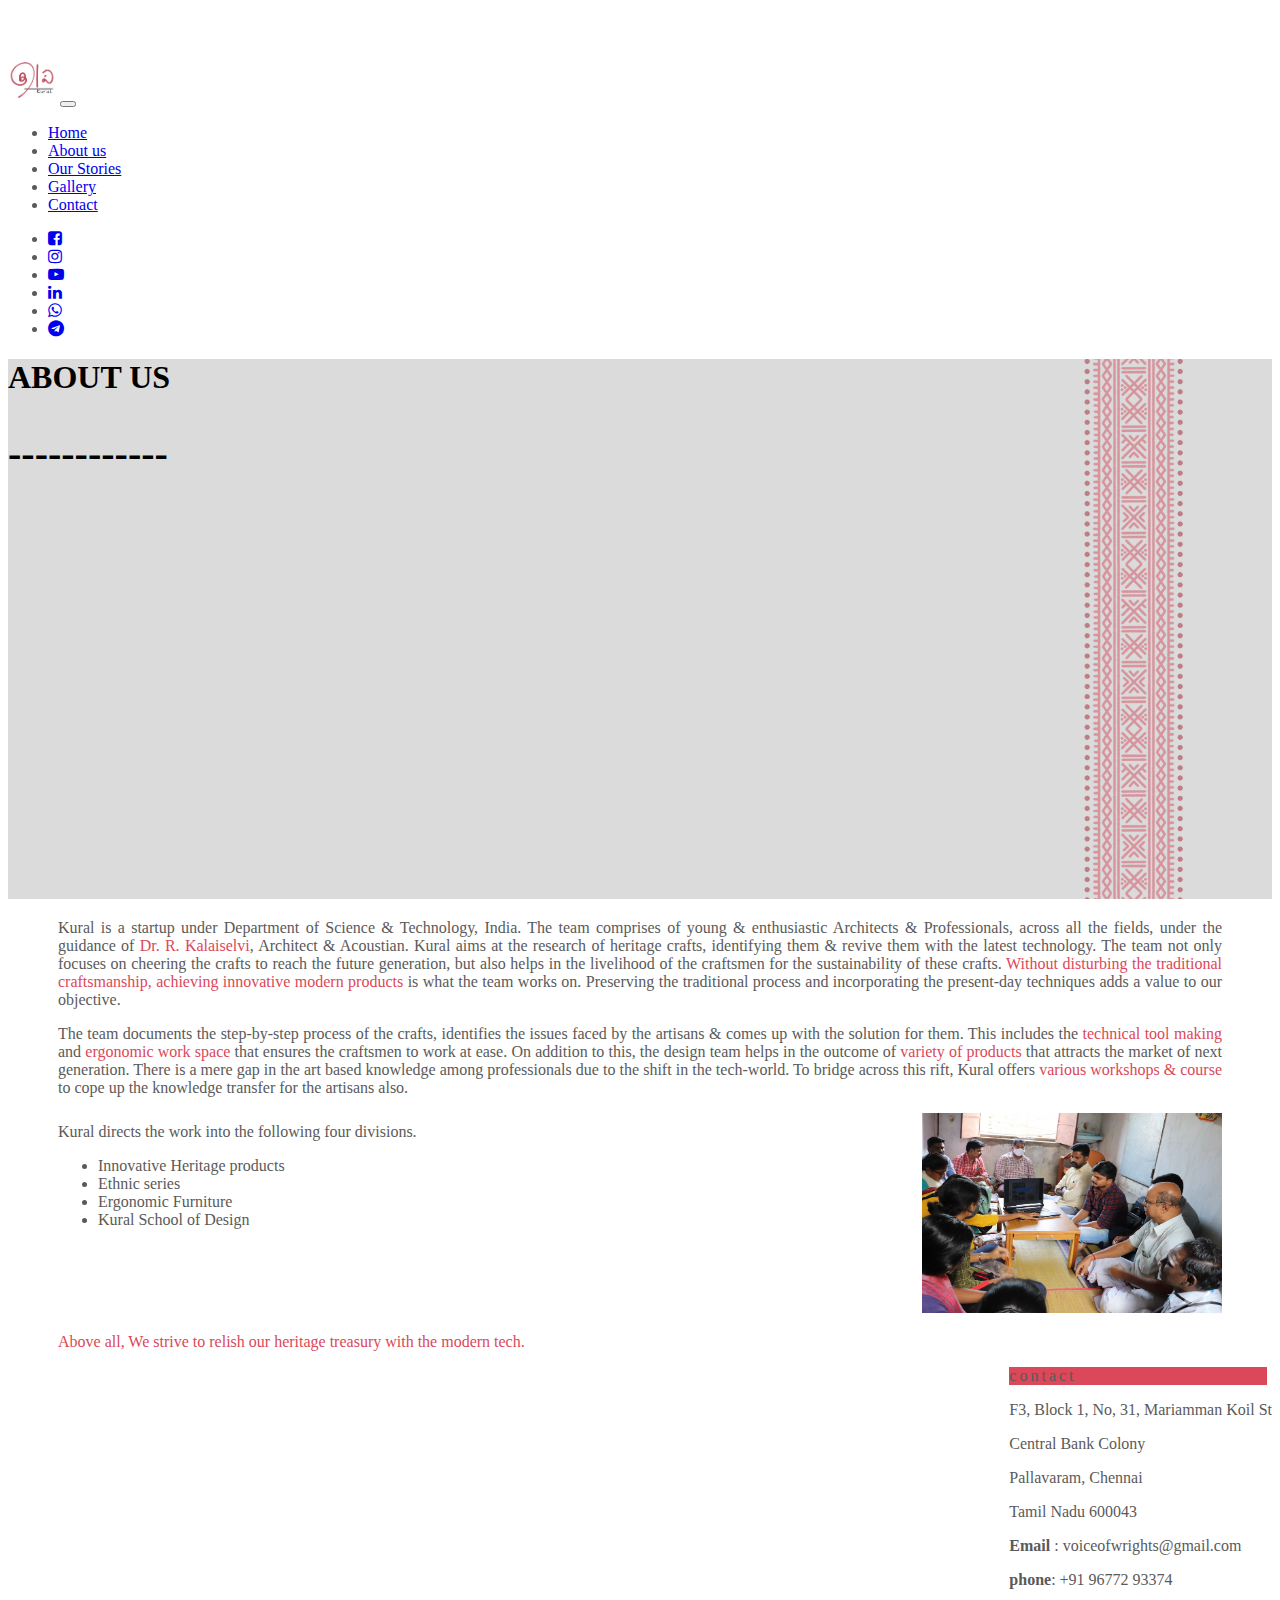
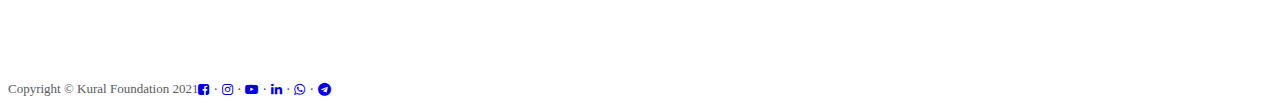
<file: about.html>
﻿<!doctype html>
<html lang="en">
  <head>
    <!-- Required meta tags -->
    <meta charset="utf-8">
    <meta name="viewport" content="width=device-width, initial-scale=1">

    <!-- Bootstrap CSS -->
    <link href="https://cdn.jsdelivr.net/npm/bootstrap@5.0.1/dist/css/bootstrap.min.css" rel="stylesheet" integrity="sha384-+0n0xVW2eSR5OomGNYDnhzAbDsOXxcvSN1TPprVMTNDbiYZCxYbOOl7+AMvyTG2x" crossorigin="anonymous">
    <link href="css/main.css" rel="stylesheet"> 
    <link href="css/carousel.css" rel="stylesheet"> 
        <link href="css/slick.css" rel="stylesheet">
            <link href="css/slick-theme.css" rel="stylesheet">
<link rel="stylesheet" href="https://cdnjs.cloudflare.com/ajax/libs/font-awesome/4.7.0/css/font-awesome.min.css">

     <link href="https://cdnjs.cloudflare.com/ajax/libs/font-awesome/4.0.3/css/font-awesome.css" rel="stylesheet">
    <link rel="icon" href="img/logo.jpg" sizes="32x32" type="image/jpg">
      <style type="text/css">
 @media (min-width: 992px) { 

  .sliderImgheight{height:403px;}
  .sliderPadding{padding:5px;}
  }


    .slider {
        width: 90%;
        margin: 10px auto;
    }

    .slick-slide {
      margin: 0px 20px;
    }

    .slick-slide img {
      width: 100%;
    }

    .slick-prev:before,
    .slick-next:before {
      color: black;
    }


    .slick-slide {
      transition: all ease-in-out .3s;
      opacity: .2;
    }
    
    .slick-active {
      opacity: 1;
    }

    .slick-current {
      opacity: 1;
    }
    .sliderBG{background:#efefef; opacity:1;}
  </style>
    <title>kural - Voice of the Wrights</title>
  </head>
  <body>
    <nav class="navbar navbar-expand-md navbar-dark fixed-top bg-dark">
      <div class="container-fluid">
        <a class="navbar-brand" href="#"><img src="img/logo.jpg" class="logo" alt="Kural Foundation"></img></a>
        <button class="navbar-toggler" type="button" data-bs-toggle="collapse" data-bs-target="#navbarCollapse"
          aria-controls="navbarCollapse" aria-expanded="false" aria-label="Toggle navigation">
          <span class="navbar-toggler-icon"></span>
        </button>
        <div class="collapse navbar-collapse" id="navbarCollapse">
          <ul class="navbar-nav me-auto mb-2 mb-md-0">
            <li class="nav-item">
              <a class="nav-link active" aria-current="page" href="./index.html">Home</a>
            </li>
            <li class="nav-item">
              <a class="nav-link" aria-current="page" href="#">About us</a>
            </li>
            <li class="nav-item">
              <a class="nav-link" aria-current="page" href="https://kuralfoundation.blogspot.com/">Our Stories</a>
            </li>
            <li class="nav-item">
              <a class="nav-link" aria-current="page" href="#">Gallery</a>
            </li>
            <li class="nav-item">
              <a class="nav-link scrollto" aria-current="page" href="#contact">Contact</a>
            </li>
  
          </ul>
  
          <ul class="navbar-nav me-right mb-2 mb-md-0">
            <li class="nav-item">
              <a class="nav-link active" aria-current="page" href="https://m.facebook.com/kural.thevoiceofwrights"> <i
                  class="fa fa-facebook-square" aria-hidden="true"></i></a>
            </li>
            <li class="nav-item">
              <a class="nav-link active" aria-current="page"
                href="https://instagram.com/kural_thevoiceofwrights?utm_medium=copy_link"><i class="fa fa-instagram"
                  aria-hidden="true"></i></a>
            </li>
            <li class="nav-item">
              <a class="nav-link active" aria-current="page"
                href="https://www.youtube.com/channel/UCCF0zlNA2NJvSpRWB1kRYcA"><i class="fa fa-youtube-play"
                  aria-hidden="true"></i></a>
            </li>
            <li class="nav-item">
              <a class="nav-link active" aria-current="page" href="https://www.linkedin.com/in/kural-thevoiceofwrights-29362b215/"><i class="fa fa-linkedin" aria-hidden="true"></i></a>
            </li>
            <li class="nav-item">
              <a class="nav-link active" aria-current="page" href="https://wa.me/c/919677293374"><i class="fa fa-whatsapp"
                  aria-hidden="true"></i></a>
            </li>
            <li class="nav-item">
              <a class="nav-link active" aria-current="page" href="https://t.me/Kuralthevoiceofwrights"><i class="fa fa-telegram" aria-hidden="true"></i></a>
            </li>
  
          </ul>
          <!--  <form class="d-flex">
          <input class="form-control me-2" type="search" placeholder="Search" aria-label="Search">
          <button class="btn btn-outline-success" type="submit">Search</button>
        </form> -->
        </div>
      </div>
    </nav>

<div class="hero-image-1">



<div class="text-center">
    <div class="col-md-8 px-0 carousel-caption">
     <h1 class="display-4" style="color:black; text-transform:uppercase;"><b>About us</b></h1>
      <h2 class="display-3 fst-italic" style="color:black;"> ------------</h2>
    </div>
  </div>
 
</div>
<div class="about-container">
<div style="text-align:justify;">
  <p>Kural is a startup under Department of Science & Technology, India. The team comprises of young & enthusiastic Architects & Professionals, across all the fields, under the guidance of <span style="color: #db4859;">Dr. R. Kalaiselvi</span>, Architect & Acoustian. Kural aims at the research of heritage crafts, identifying them & revive them with the latest technology. The team not only focuses on cheering the crafts to reach the future generation, but also helps in the livelihood of the craftsmen for the sustainability of these crafts. <span style="color: #db4859;">Without disturbing the traditional craftsmanship, achieving innovative modern products</span> is what the team works on. Preserving the traditional process and incorporating the present-day techniques adds a value to our objective.</p>
  <p>The team documents the step-by-step process of the crafts, identifies the issues faced by the artisans & comes up with the solution for them. This includes the <span style="color: #db4859;">technical tool making </span>and <span style="color: #db4859;">ergonomic work space </span>that ensures the craftsmen to work at ease. On addition to this, the design team helps in the outcome of <span style="color: #db4859;">variety of products</span> that attracts the market of next generation. There is a mere gap in the art based knowledge among professionals due to the shift in the tech-world. To bridge across this rift, Kural offers <span style="color: #db4859;">various workshops & course</span> to cope up the knowledge transfer for the artisans also. </p>
</div>
<div class="dummy" >
<div style="margin-top: 10px;">Kural directs the work into the following four divisions.
  <ul><li>Innovative Heritage products</li>
  <li>Ethnic series</li>
<li>Ergonomic Furniture</li>
  <li>Kural School of Design</li>
</ul>
  </div>
  <div>
    <img class="dummy-img" src="img/Vision.jpg"/>
  </div>
  </div>

<div>
  <p><span style="color: #db4859;">Above all, We strive to relish our heritage treasury with the modern tech.</span></p>
</div>
</div>


<div class="container-fluid">

<div class="row featurette" style="justify-content: space-between;">
          
<div class="top-spacing"></div>
<div class="col-lg-6">
    <section id="contact" class="contact">
      <div class="container">

        <div>
        </div>
      </div>          
          <div data-aos="fade-up">
            <iframe style="border:0; width: 100%; height: 310px;" frameborder="0" scrolling="no" marginheight="0" marginwidth="0" src="https://maps.google.com/maps?width=100%25&amp;height=600&amp;hl=en&amp;q=F3,%20Block%201,%20No,%2031,%20Mariamman%20Koil%20St%20%20Central%20Bank%20Colony%20%20Pallavaram,%20Chennai%20%20Tamil%20Nadu%20600043+(Kural%20-%20the%20voice%20of%20wrights)&amp;t=&amp;z=14&amp;ie=UTF8&amp;iwloc=B&amp;output=embed"></iframe>
                </div>
        </section>
 </div>   
 
     <div class="col-lg-6">
            <div class="card bg-light mb-3">
                <div class="card-header courseDetails text-white text-uppercase"><i ></i>contact</div>
                <div class="card-body">
                <p>F3, Block 1, No, 31, Mariamman Koil St</p>
                <p>Central Bank Colony</p> 
                <p>Pallavaram, Chennai</p>
                <P>Tamil Nadu 600043</p>
                <p><b>Email</b> : voiceofwrights@gmail.com</p>
                <p><b>phone</b>: +91 96772 93374</p>

                </div>

            </div>
        </div>
        
        </div></div>

        <footer class="bg-dark py-4 mt-auto">

          <div class="container px-5" style="font-size: 15px;">
              <div class="row align-items-center justify-content-between flex-column flex-sm-row" style="font-size: 15px;">
                  <div class="col-auto" style="font-size: 15px;"><div class="small m-0 text-white" style="font-size: 13px;">Copyright © Kural Foundation 2021</div></div>
                  <div class="col-auto" style="font-size: 15px;">
                    <a class="link-light small" href="https://m.facebook.com/kural.thevoiceofwrights" style="font-size: 13px;"><i class="fa fa-facebook-square"></i></a>
                      <span class="text-white mx-1" style="font-size: 15px;">·</span>
                      <a class="link-light small" href="https://instagram.com/kural_thevoiceofwrights?utm_medium=copy_link" style="font-size: 13px;"><i class="fa fa-instagram"></i></a>
                      <span class="text-white mx-1" style="font-size: 15px;">·</span>
                      <a class="link-light small" href="https://www.youtube.com/channel/UCCF0zlNA2NJvSpRWB1kRYcA" style="font-size: 13px;"><i class="fa fa-youtube-play"></i></a>
                      <span class="text-white mx-1" style="font-size: 15px;">·</span>
                      <a class="link-light small" href="https://t.me/Kuralthevoiceofwrights" style="font-size: 13px;"><i class="fa fa-linkedin"></i></a>
                      <span class="text-white mx-1" style="font-size: 15px;">·</span>
                      <a class="link-light small" href="https://wa.me/c/919677293374" style="font-size: 13px;"><i class="fa fa-whatsapp"></i></a>
                      <span class="text-white mx-1" style="font-size: 15px;">·</span>
                      <a class="link-light small" href="https://t.me/Kuralthevoiceofwrights" style="font-size: 13px;"><i class="fa fa-telegram"></i></a>
                      
                  </div>
              </div>
          </div>
      </footer>

    <!-- Option 1: Bootstrap Bundle with Popper -->
    <script src="https://cdn.jsdelivr.net/npm/bootstrap@5.0.1/dist/js/bootstrap.bundle.min.js" integrity="sha384-gtEjrD/SeCtmISkJkNUaaKMoLD0//ElJ19smozuHV6z3Iehds+3Ulb9Bn9Plx0x4" crossorigin="anonymous"></script>
  <script src="https://code.jquery.com/jquery-2.2.0.min.js" type="text/javascript"></script>
     <script src="js/slick.js" type="text/javascript" charset="utf-8"></script>
  <script type="text/javascript">
    $(document).on('ready', function() {
      $(".vertical-center-4").slick({
        dots: true,
        vertical: true,
        centerMode: true,
        slidesToShow: 4,
        slidesToScroll: 2
      });
      $(".vertical-center-3").slick({
        dots: true,
        vertical: true,
        centerMode: true,
        slidesToShow: 3,
        slidesToScroll: 3
      });
      $(".vertical-center-2").slick({
        dots: true,
        vertical: true,
        centerMode: true,
        slidesToShow: 2,
        slidesToScroll: 2
      });
      $(".vertical-center").slick({
        dots: true,
        vertical: true,
        centerMode: true,
      });
      $(".vertical").slick({
        dots: true,
        vertical: true,
        slidesToShow: 3,
        slidesToScroll: 3
      });
      $(".regular").slick({
        dots: true,
        infinite: true,
        slidesToShow: 2,
        slidesToScroll: 2
      });
      $(".center").slick({
        dots: true,
        infinite: true,
        centerMode: true,
        slidesToShow: 5,
        slidesToScroll: 3
      });
      $(".variable").slick({
        dots: true,
        infinite: true,
        variableWidth: true
      });
      $(".lazy").slick({
        lazyLoad: 'ondemand', // ondemand progressive anticipated
        infinite: true
      });
    });
</script>

   
  </body>
</html>
</file>
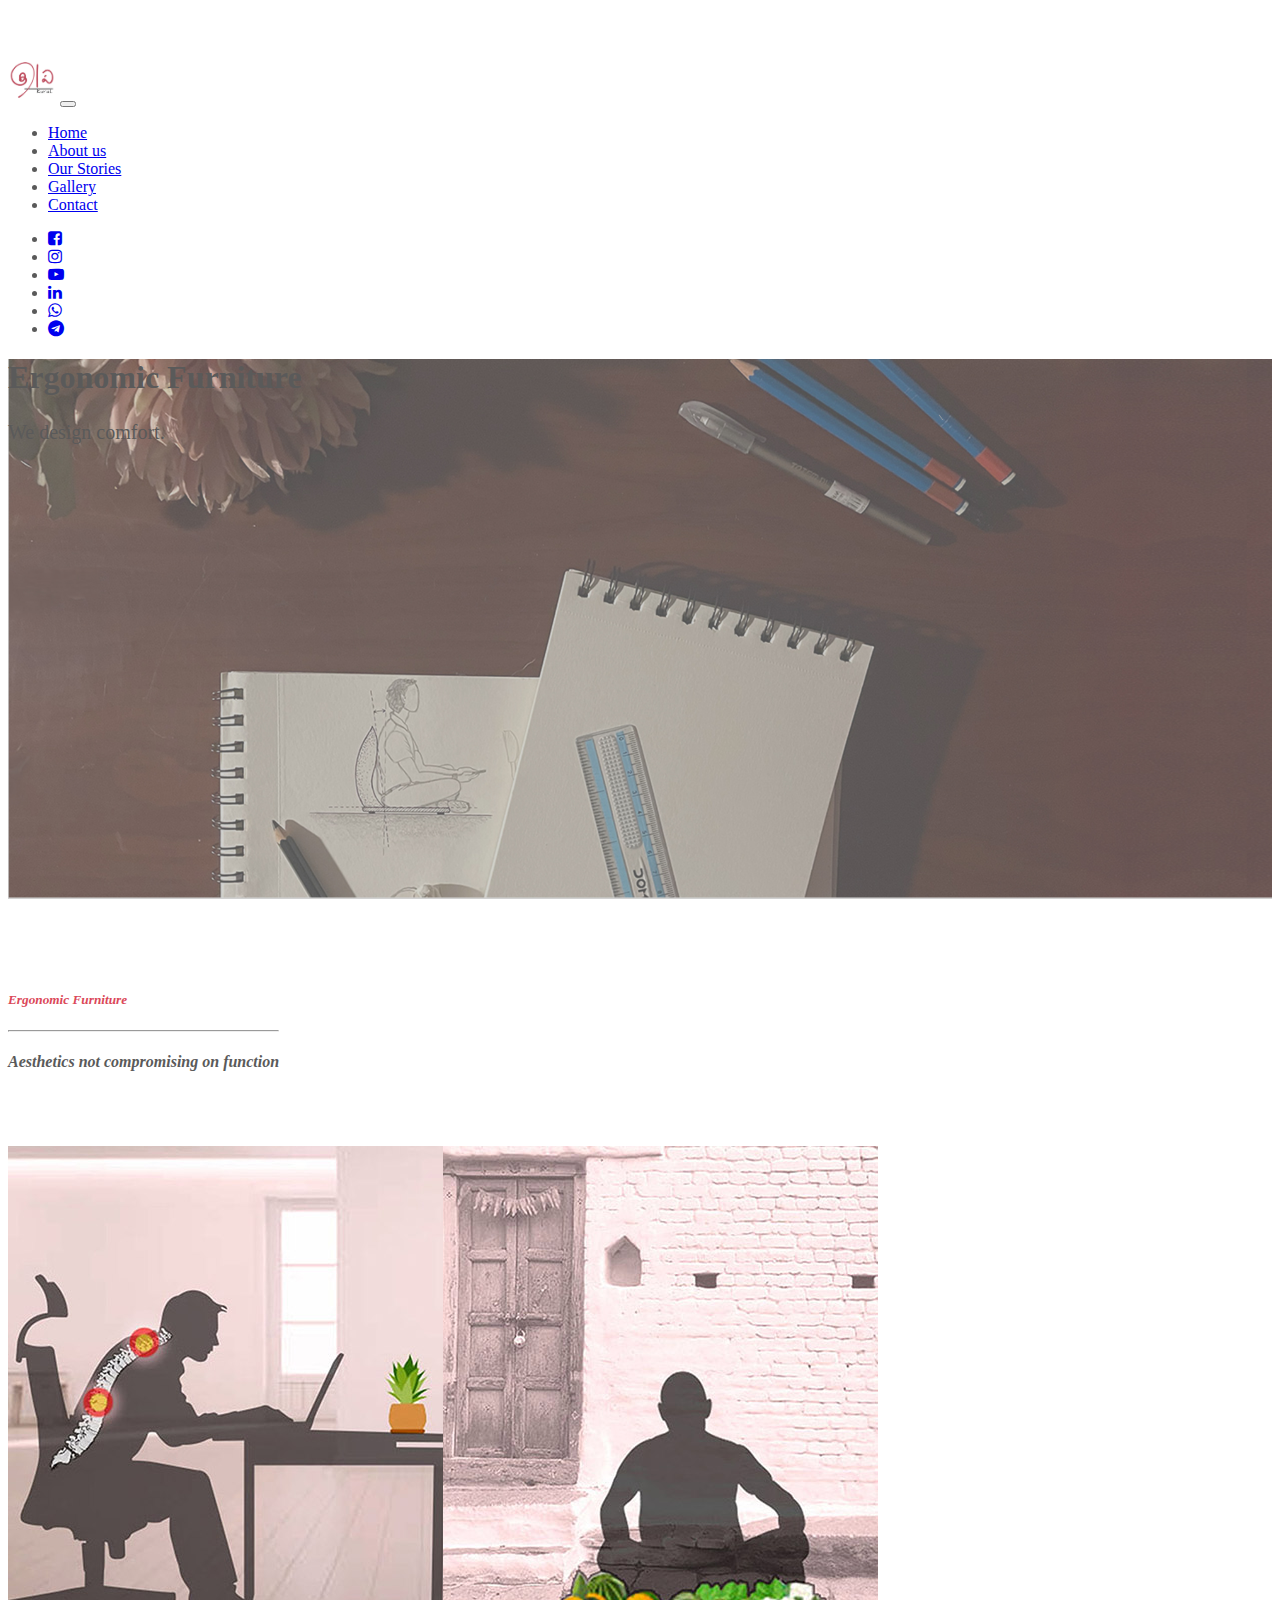
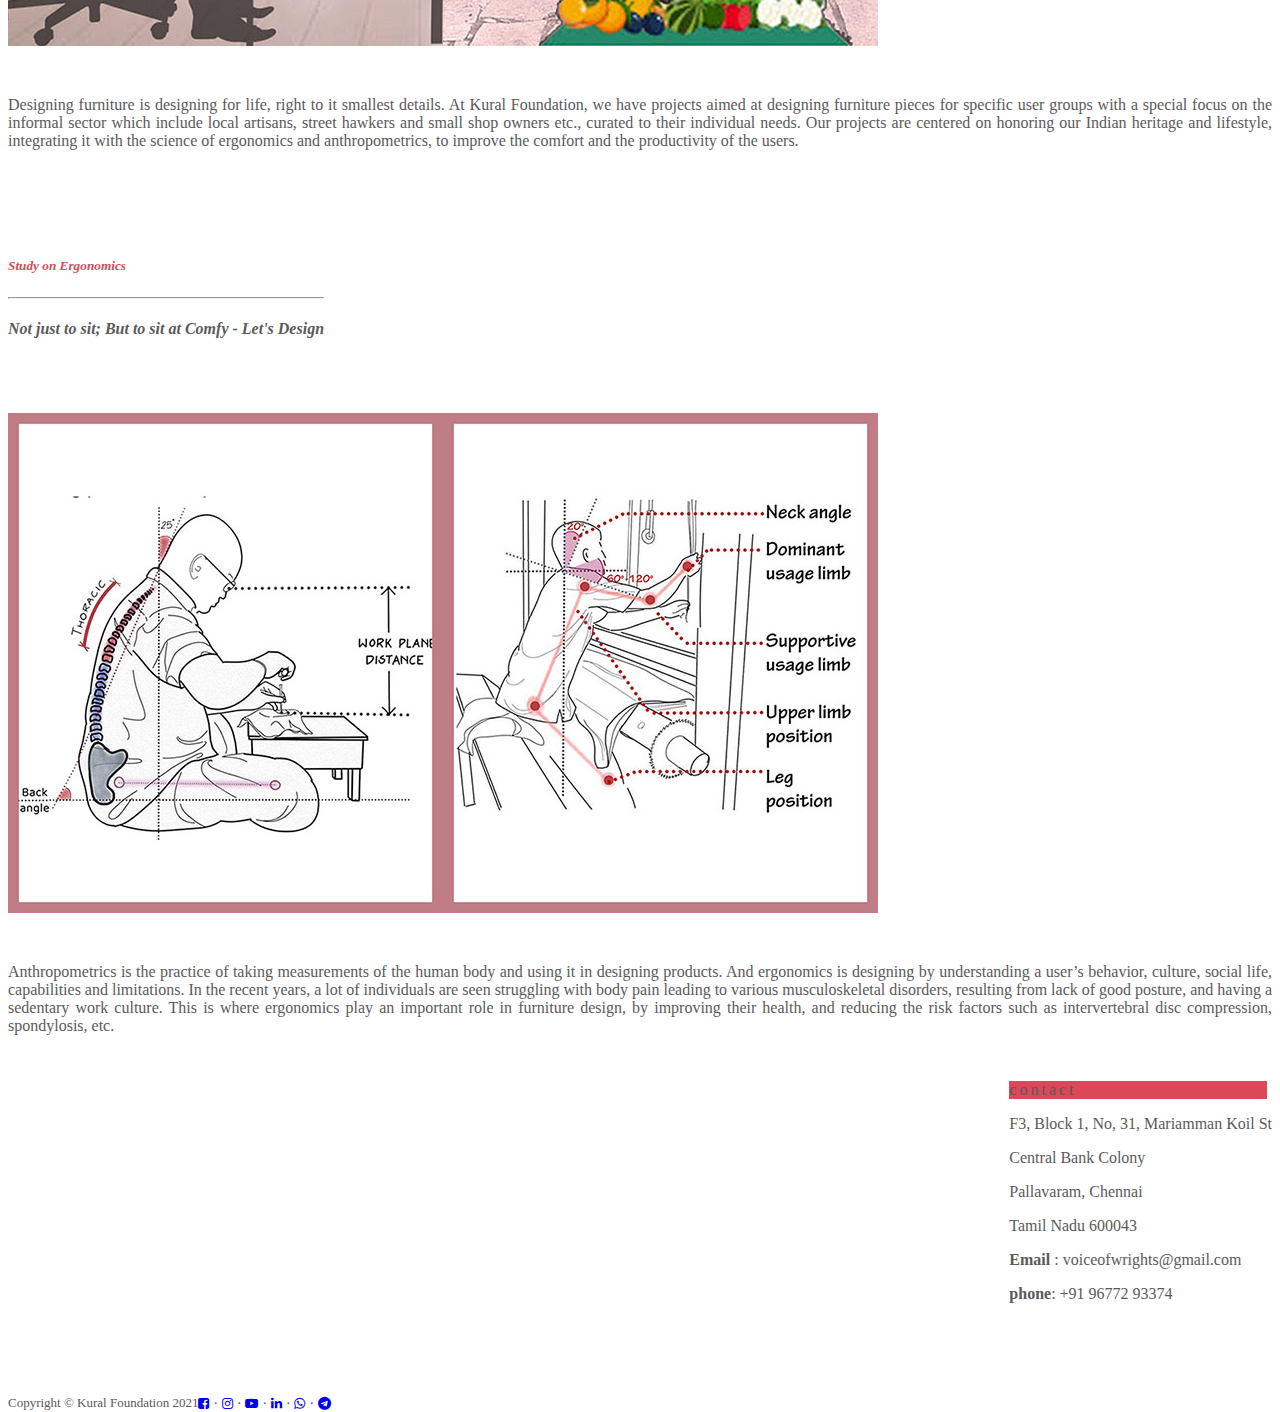
<file: furniture.html>
﻿<!doctype html>
<html lang="en">
  <head>
    <!-- Required meta tags -->
    <meta charset="utf-8">
    <meta name="viewport" content="width=device-width, initial-scale=1">

    <!-- Bootstrap CSS -->
    <link href="https://cdn.jsdelivr.net/npm/bootstrap@5.0.1/dist/css/bootstrap.min.css" rel="stylesheet" integrity="sha384-+0n0xVW2eSR5OomGNYDnhzAbDsOXxcvSN1TPprVMTNDbiYZCxYbOOl7+AMvyTG2x" crossorigin="anonymous">
    
    <link href="css/main.css" rel="stylesheet"> 
    <link href="css/carousel.css" rel="stylesheet"> 
<link rel="stylesheet" href="https://cdnjs.cloudflare.com/ajax/libs/font-awesome/4.7.0/css/font-awesome.min.css">
  

     <link href="https://cdnjs.cloudflare.com/ajax/libs/font-awesome/4.0.3/css/font-awesome.css" rel="stylesheet">
    <link rel="icon" href="img/logo.jpg" sizes="32x32" type="image/jpg">

    <title>kural - The Voice of Wrights</title>
  
  </head>
  <body>
<nav class="navbar navbar-expand-md navbar-dark fixed-top bg-dark"  >
  <div class="container-fluid">
    <a class="navbar-brand" href="#"><img src="img/logo.jpg" class="logo" alt="Kural Foundation"></img></a>
    <button class="navbar-toggler" type="button" data-bs-toggle="collapse" data-bs-target="#navbarCollapse" aria-controls="navbarCollapse" aria-expanded="false" aria-label="Toggle navigation">
      <span class="navbar-toggler-icon"></span>
    </button>
    <div class="collapse navbar-collapse" id="navbarCollapse">
      <ul class="navbar-nav me-auto mb-2 mb-md-0">
        <li class="nav-item">
          <a class="nav-link active" aria-current="page" href="./index.html">Home</a>
        </li>
                        <li class="nav-item">
          <a class="nav-link" aria-current="page" href="./about.html">About us</a>
        </li>
                        <li class="nav-item">
          <a class="nav-link" aria-current="page" href="https://kuralfoundation.blogspot.com/">Our Stories</a>
        </li>
                <li class="nav-item">
          <a class="nav-link" aria-current="page" href="#">Gallery</a>
        </li>
                <li class="nav-item">
                  <a class="nav-link scrollto" aria-current="page" href="#contact">Contact</a>
        </li>
       
      </ul>

      <ul class="navbar-nav me-right mb-2 mb-md-0">
        <li class="nav-item">
          <a class="nav-link active" aria-current="page" href="https://m.facebook.com/kural.thevoiceofwrights"> <i class="fa fa-facebook-square" aria-hidden="true"></i></a>
        </li>
                <li class="nav-item">
          <a class="nav-link active" aria-current="page" href="https://instagram.com/kural_thevoiceofwrights?utm_medium=copy_link"><i class="fa fa-instagram" aria-hidden="true"></i></a>
        </li>
                <li class="nav-item">
          <a class="nav-link active" aria-current="page" href="https://www.youtube.com/channel/UCCF0zlNA2NJvSpRWB1kRYcA"><i class="fa fa-youtube-play" aria-hidden="true"></i></a>
        </li>
        <li class="nav-item">
          <a class="nav-link active" aria-current="page" href="https://www.linkedin.com/in/kural-thevoiceofwrights-29362b215/"><i class="fa fa-linkedin" aria-hidden="true"></i></a>
        </li>
        <li class="nav-item">
          <a class="nav-link active" aria-current="page" href="https://wa.me/c/919677293374"><i class="fa fa-whatsapp" aria-hidden="true"></i></a>
        </li>
        <li class="nav-item">
          <a class="nav-link active" aria-current="page" href="https://t.me/Kuralthevoiceofwrights"><i class="fa fa-telegram" aria-hidden="true"></i></a>
        </li>
       
      </ul>
    <!--  <form class="d-flex">
        <input class="form-control me-2" type="search" placeholder="Search" aria-label="Search">
        <button class="btn btn-outline-success" type="submit">Search</button>
      </form> -->
    </div>
  </div>
</nav>

<div class="hero-image-4">
<div class="p-4 p-md-5 mb-4 text-white rounded">
<div class="carousel-caption header-text">
            <h1>Ergonomic Furniture</h1>
            <p>We design comfort.</p>
          </div>
  </div>
 
</div>

  
  <div class="top-spacing1"></div>
<div class="container-fluid">
<div class="row">
<div class="col-lg-12"><h5 class="textColor1 text-center ita"><i>Ergonomic Furniture</i></h5>
<div class="col-lg-4 offset-lg-4"><hr></div>
<h4 class="text-center "><i>Aesthetics not compromising on function</i></h4><br><br>
</div>
</div>
</div>
<br/>
<div class="container">
<div class="row">
<div class="col-lg-6 text-center">
<img class=" fur-img" src="img/fur-001.jpg" alt="">
 </div>

<div class="col-lg-6 spacing1 text-center">
<img class=" fur-img" src="img/fur-02.jpg" alt="">
 </div>

                        
                        
                    </div>
                    </div>

<div class="top-spacing"></div>
<div class="container">
<div class="row">
<div class="col-lg-12 text-center">
<p class="man-inn">Designing furniture is designing for life, right to it smallest details. At Kural Foundation, we have projects aimed at designing furniture pieces for specific user groups with a special focus on the informal sector which include local artisans, street hawkers and small shop owners etc., curated to their individual needs. Our projects are centered on honoring our Indian heritage and lifestyle, integrating it with the science of ergonomics and anthropometrics, to improve the comfort and the productivity of the users. </p>
</div>
</div>
</div>
<div class="top-spacing1"></div>

<div class="container">
<div class="row">
<div class="col-lg-12"><h5 class="textColor1 text-center"><i>Study on Ergonomics</i></h5>
<div class="col-lg-4 offset-lg-4"><hr></div>
<h4 class="text-center"><i>Not just to sit; But to sit at Comfy - Let's Design</i></h4><br><br>
</div>
</div>
</div>
<br/>

<div class="container">
<div class="row">
<div class="col-lg-6 text-center">
<img class=" fur-img" src="img/fur-03.jpg" alt="">
 </div>

<div class="col-lg-6 spacing1 text-center">
<img class="fur-img" src="img/fur-04.jpg" alt="">
 </div>

                        
                        
                    </div>
                    </div>

<div class="top-spacing"></div>
<div class="container">
<div class="row">
<div class="col-lg-12 text-center">
<p class="old-inn">Anthropometrics is the practice of taking measurements of the human body and using it in designing products. And ergonomics is designing by understanding a user’s behavior, culture, social life, capabilities and limitations. In the recent years, a lot of individuals are seen struggling with body pain leading to various musculoskeletal disorders, resulting from lack of good posture, and having a sedentary work culture. This is where ergonomics play an important role in furniture design, by improving their health, and reducing the risk factors such as intervertebral disc compression, spondylosis, etc. </p>
</div>
</div>
</div>


<div class="top-spacing"></div>



<div class="container-fluid">

<div class="row featurette" style="justify-content: space-between;">
          
<div class="top-spacing"></div>
<div class="col-lg-6">
    <section id="contact" class="contact">
      <div class="container">

        <div>
        </div>
      </div>          
          <div data-aos="fade-up">
            <iframe style="border:0; width: 100%; height: 310px;" frameborder="0" scrolling="no" marginheight="0" marginwidth="0" src="https://maps.google.com/maps?width=100%25&amp;height=600&amp;hl=en&amp;q=F3,%20Block%201,%20No,%2031,%20Mariamman%20Koil%20St%20%20Central%20Bank%20Colony%20%20Pallavaram,%20Chennai%20%20Tamil%20Nadu%20600043+(Kural%20-%20the%20voice%20of%20wrights)&amp;t=&amp;z=14&amp;ie=UTF8&amp;iwloc=B&amp;output=embed"></iframe>
                </div>
        </section>
 </div>   
 
     <div class="col-lg-6">
            <div class="card bg-light mb-3">
                <div class="card-header courseDetails text-white text-uppercase"><i></i>contact</div>
                <div class="card-body">
                <p>F3, Block 1, No, 31, Mariamman Koil St</p>
                <p>Central Bank Colony</p> 
                <p>Pallavaram, Chennai</p>
                <P>Tamil Nadu 600043</p>
                <p><b>Email</b> : voiceofwrights@gmail.com</p>
                <p><b>phone</b>: +91 96772 93374</p>

                </div>

            </div>
        </div>
        
        </div></div>


        <footer class="bg-dark py-4 mt-auto">

          <div class="container px-5" style="font-size: 15px;">
              <div class="row align-items-center justify-content-between flex-column flex-sm-row" style="font-size: 15px;">
                  <div class="col-auto" style="font-size: 15px;"><div class="small m-0 text-white" style="font-size: 13px;">Copyright © Kural Foundation 2021</div></div>
                  <div class="col-auto" style="font-size: 15px;">
                    <a class="link-light small" href="https://m.facebook.com/kural.thevoiceofwrights" style="font-size: 13px;"><i class="fa fa-facebook-square"></i></a>
                      <span class="text-white mx-1" style="font-size: 15px;">·</span>
                      <a class="link-light small" href="https://instagram.com/kural_thevoiceofwrights?utm_medium=copy_link" style="font-size: 13px;"><i class="fa fa-instagram"></i></a>
                      <span class="text-white mx-1" style="font-size: 15px;">·</span>
                      <a class="link-light small" href="https://www.youtube.com/channel/UCCF0zlNA2NJvSpRWB1kRYcA" style="font-size: 13px;"><i class="fa fa-youtube-play"></i></a>
                      <span class="text-white mx-1" style="font-size: 15px;">·</span>
                      <a class="link-light small" href="https://wa.me/c/919677293374" style="font-size: 13px;"><i class="fa fa-linkedin"></i></a>
                      <span class="text-white mx-1" style="font-size: 15px;">·</span>
                      <a class="link-light small" href="https://wa.me/c/919677293374" style="font-size: 13px;"><i class="fa fa-whatsapp"></i></a>
                      <span class="text-white mx-1" style="font-size: 15px;">·</span>
                      <a class="link-light small" href="https://t.me/Kuralthevoiceofwrights" style="font-size: 13px;"><i class="fa fa-telegram"></i></a>
                      
                  </div>
              </div>
          </div>
      </footer>

    <!-- Option 1: Bootstrap Bundle with Popper -->
    <script src="https://cdn.jsdelivr.net/npm/bootstrap@5.0.1/dist/js/bootstrap.bundle.min.js" integrity="sha384-gtEjrD/SeCtmISkJkNUaaKMoLD0//ElJ19smozuHV6z3Iehds+3Ulb9Bn9Plx0x4" crossorigin="anonymous"></script>

   
  </body>
</html>
</file>
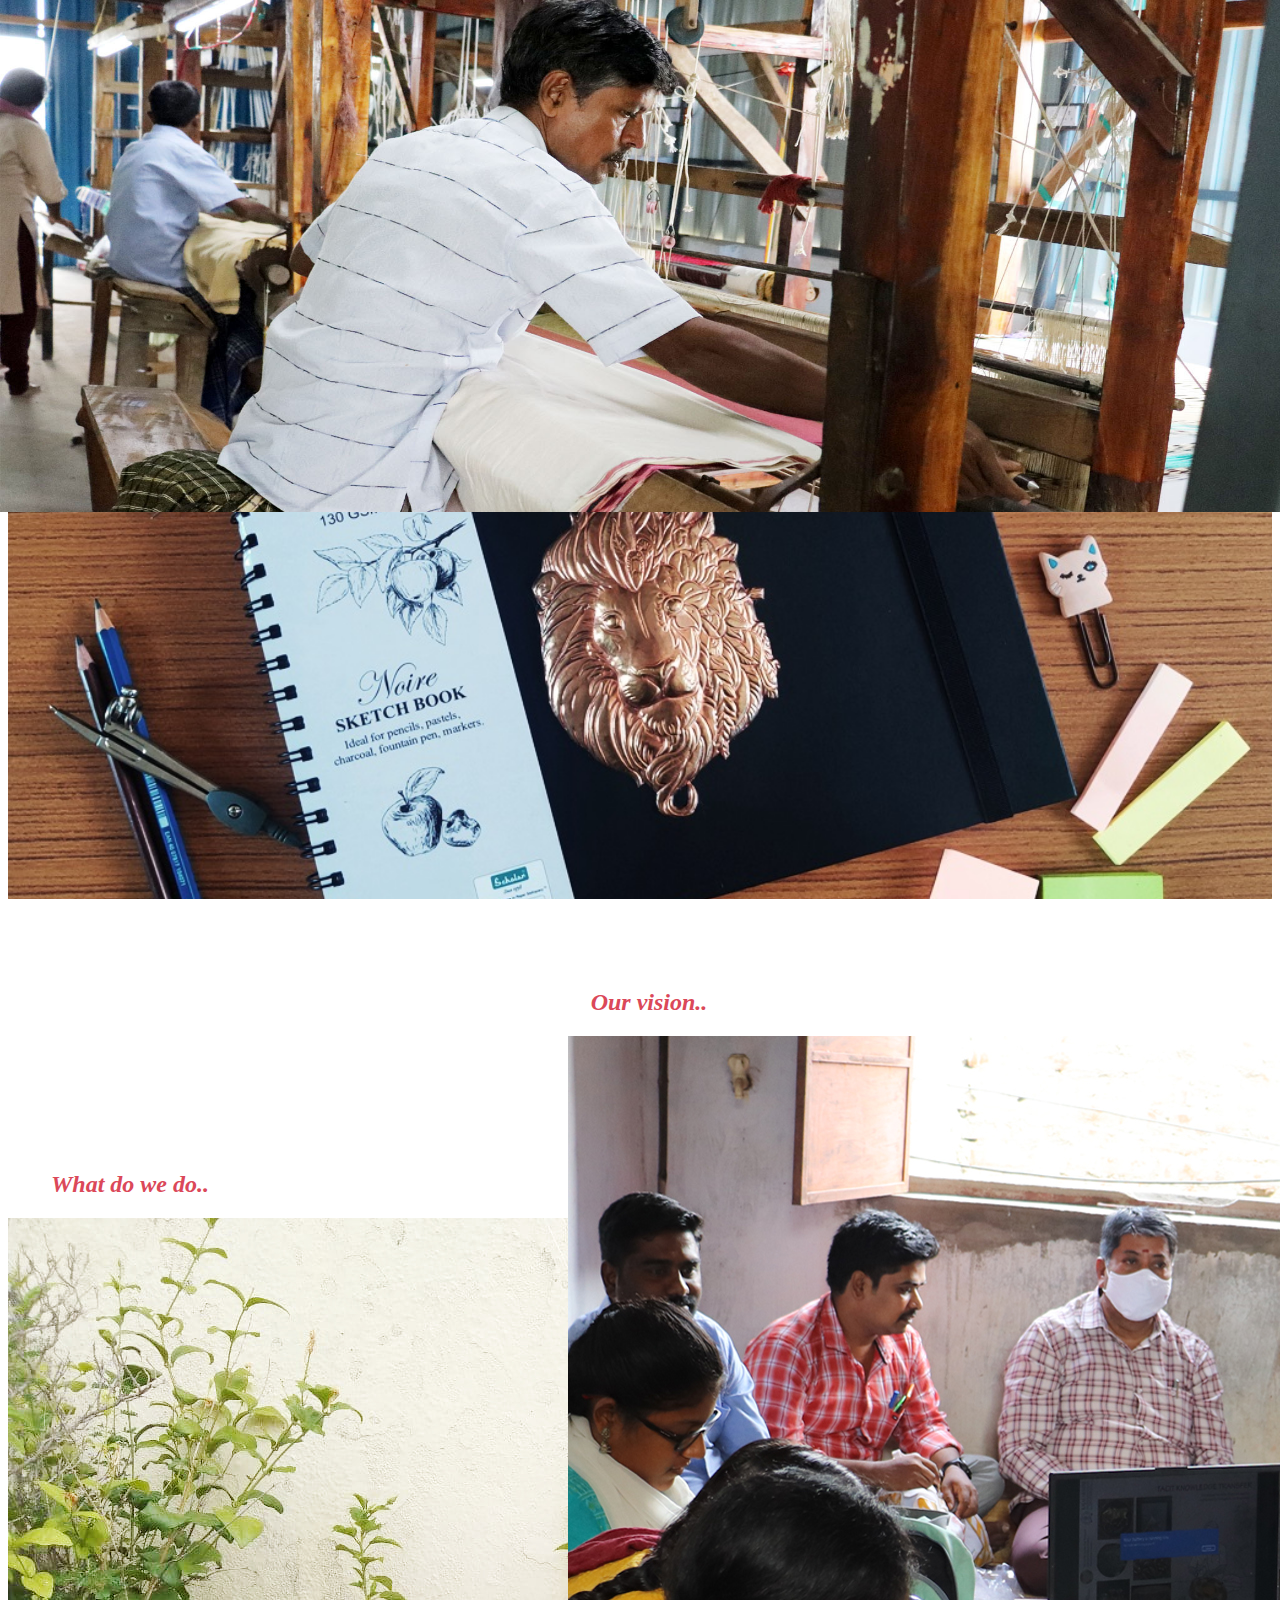
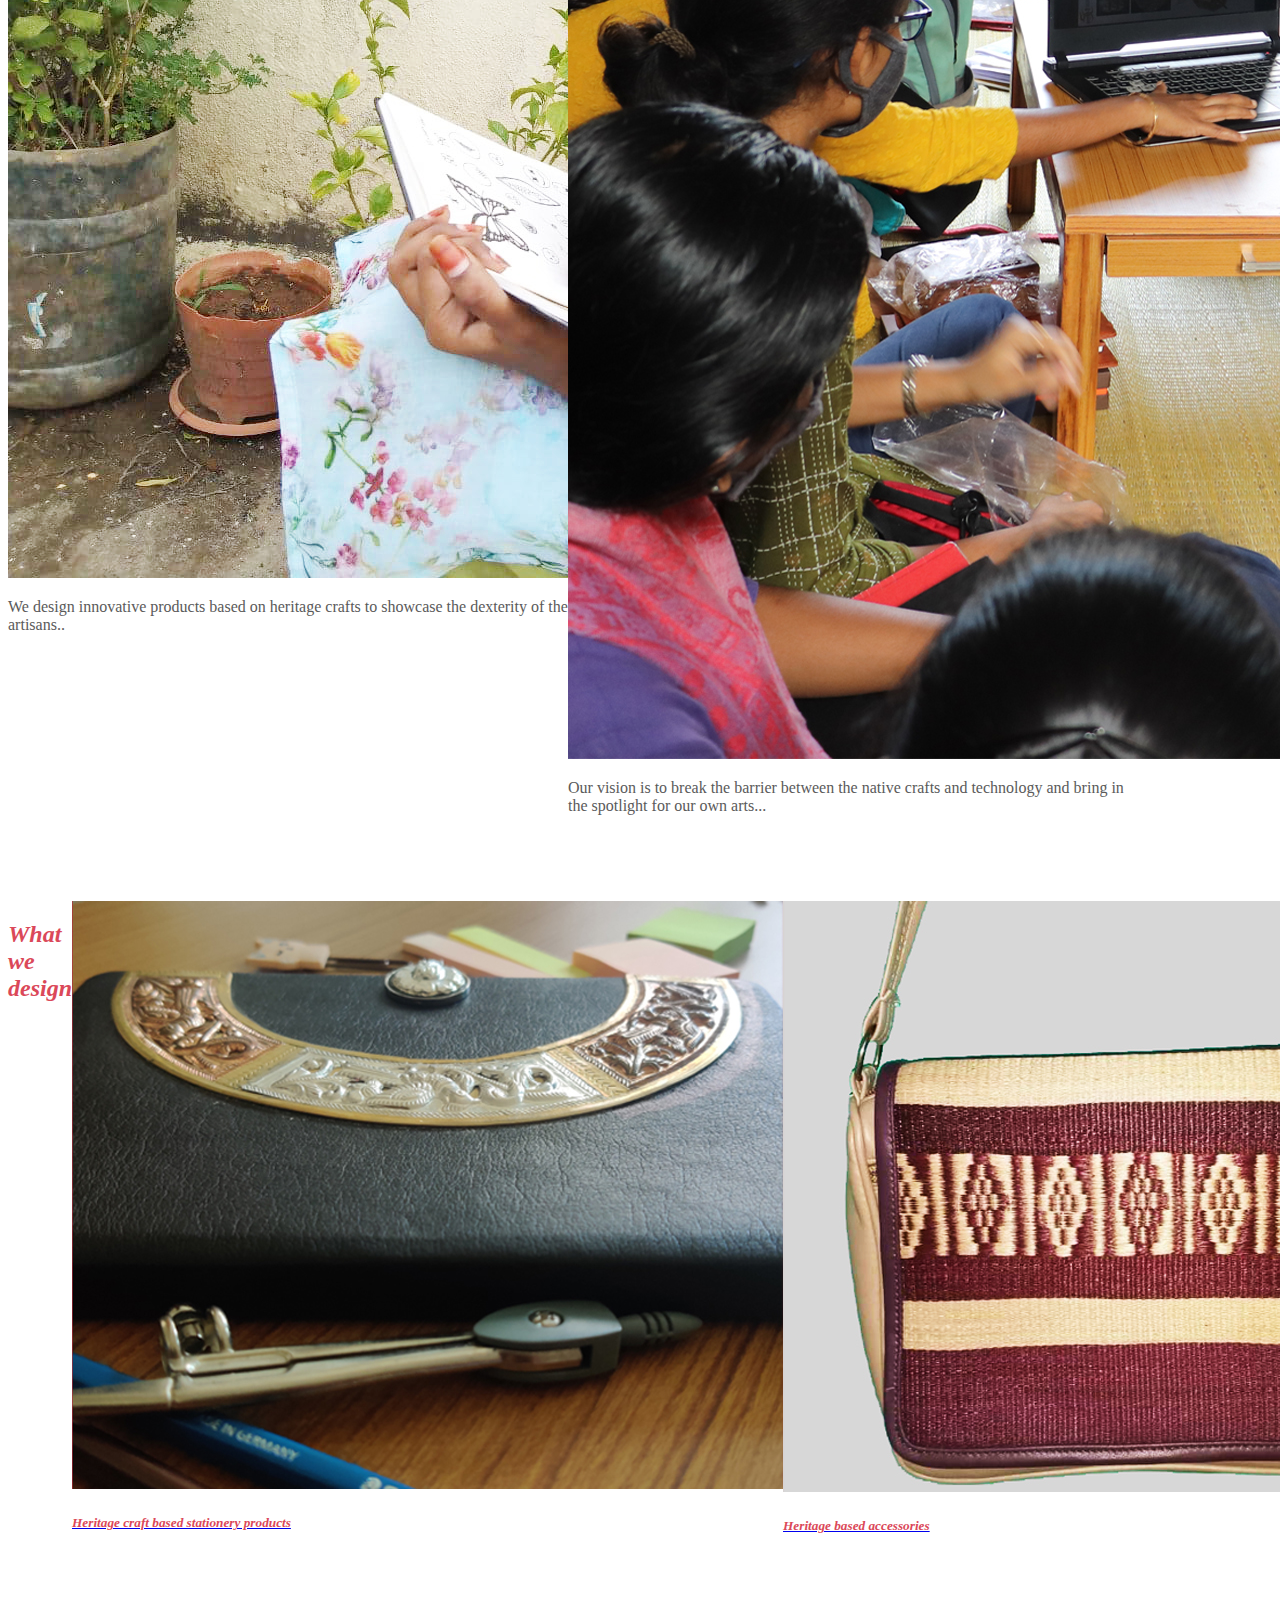
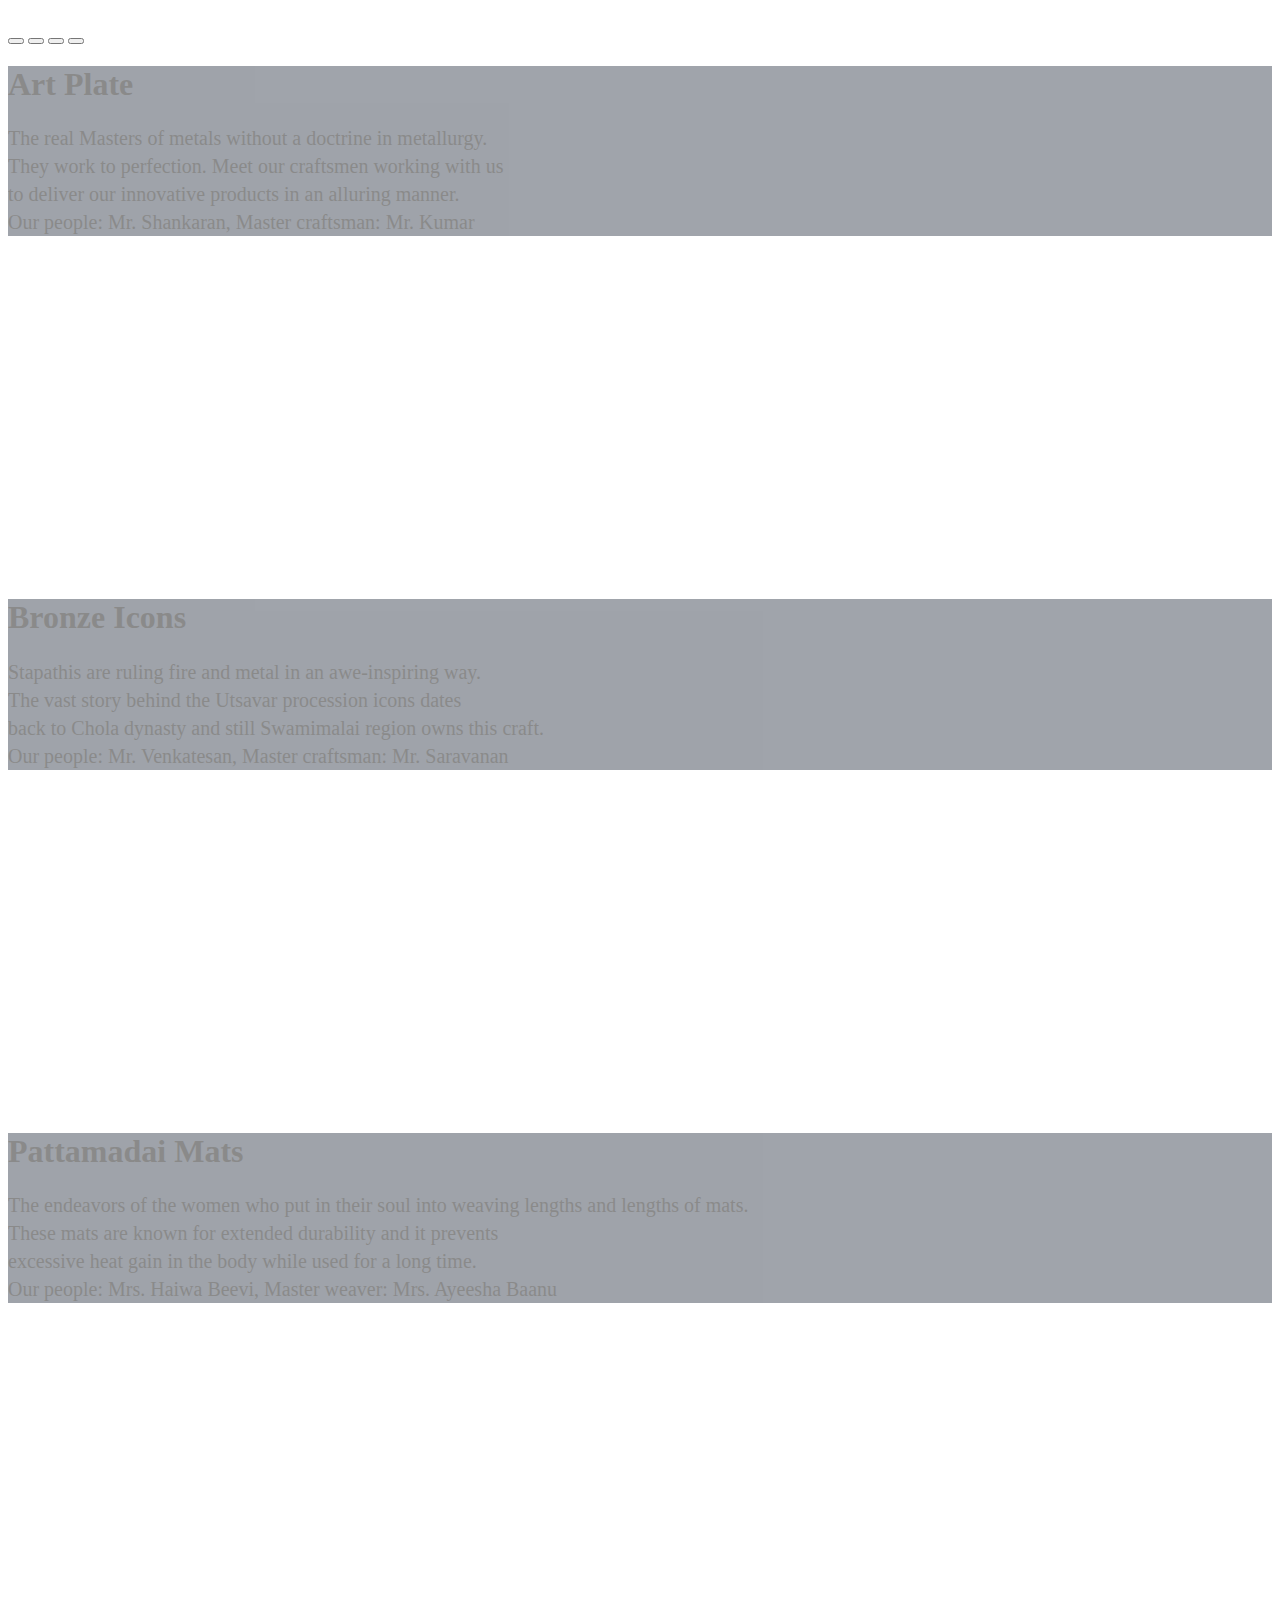
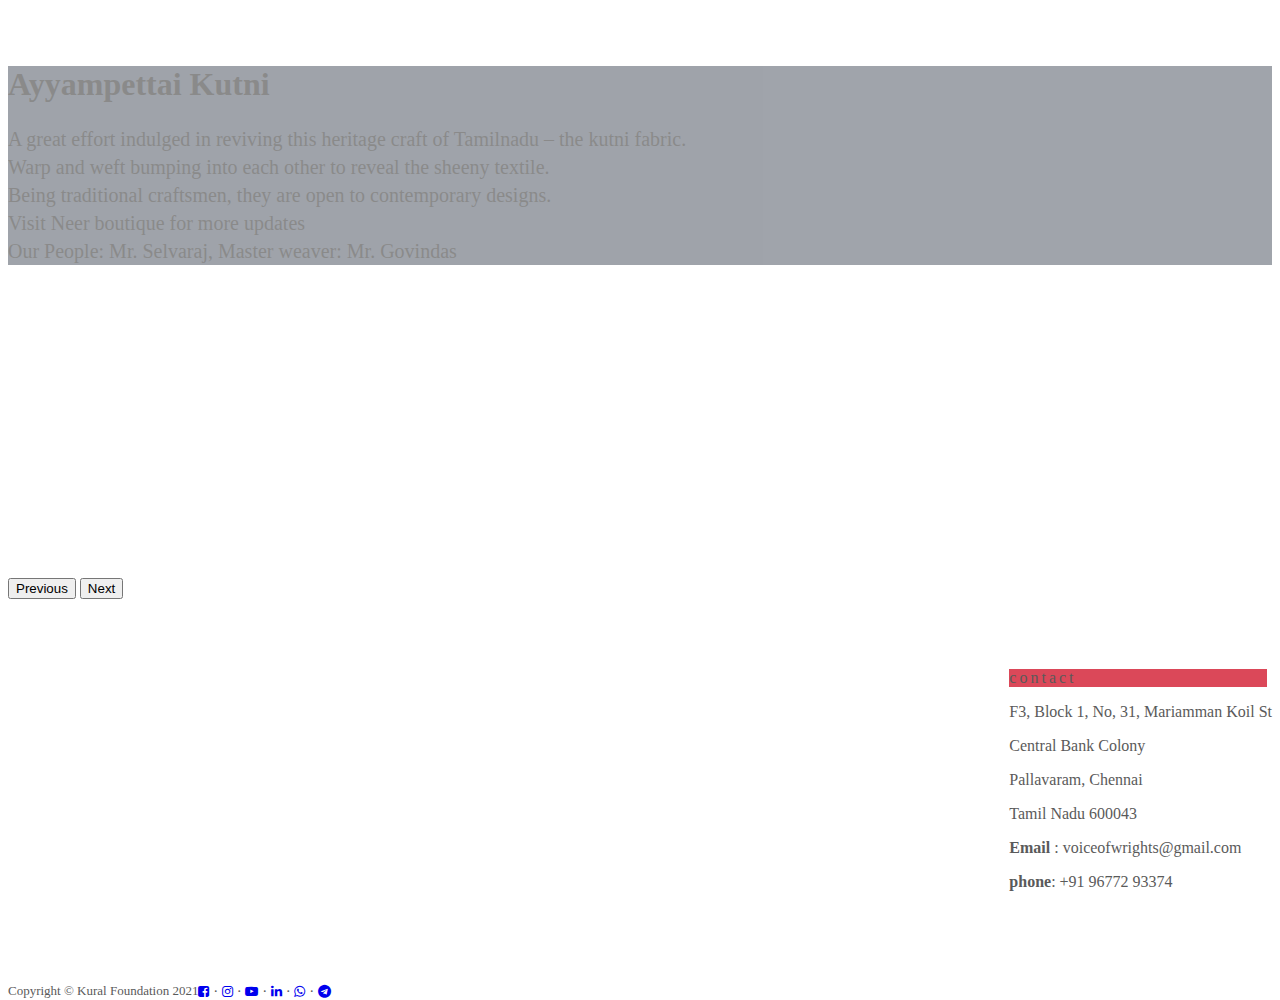
<file: heritage.html>
﻿<!doctype html>
<html lang="en">
  <head>
    <!-- Required meta tags -->
    <meta charset="utf-8">
    <meta name="viewport" content="width=device-width, initial-scale=1">

    <!-- Bootstrap CSS -->
    <link href="https://cdn.jsdelivr.net/npm/bootstrap@5.0.1/dist/css/bootstrap.min.css" rel="stylesheet" integrity="sha384-+0n0xVW2eSR5OomGNYDnhzAbDsOXxcvSN1TPprVMTNDbiYZCxYbOOl7+AMvyTG2x" crossorigin="anonymous">
    
    <link href="css/main.css" rel="stylesheet"> 
    <link href="css/carousel.css" rel="stylesheet"> 
<link rel="stylesheet" href="https://cdnjs.cloudflare.com/ajax/libs/font-awesome/4.7.0/css/font-awesome.min.css">
  

     <link href="https://cdnjs.cloudflare.com/ajax/libs/font-awesome/4.0.3/css/font-awesome.css" rel="stylesheet">
    <link rel="icon" href="img/logo.jpg" sizes="32x32" type="image/jpg">

    <title>kural - The Voice of Wrights</title>
  </head>
  <body>
<nav class="navbar navbar-expand-md navbar-dark fixed-top bg-dark"  >
  <div class="container-fluid">
    <a class="navbar-brand" href="#"><img src="img/logo.jpg" class="logo" alt="Kural Foundation"></img></a>
    <button class="navbar-toggler" type="button" data-bs-toggle="collapse" data-bs-target="#navbarCollapse" aria-controls="navbarCollapse" aria-expanded="false" aria-label="Toggle navigation">
      <span class="navbar-toggler-icon"></span>
    </button>
    <div class="collapse navbar-collapse" id="navbarCollapse">
      <ul class="navbar-nav me-auto mb-2 mb-md-0">
        <li class="nav-item">
          <a class="nav-link active" aria-current="page" href="./index.html">Home</a>
        </li>
                        <li class="nav-item">
          <a class="nav-link" aria-current="page" href="./about.html">About us</a>
        </li>
                        <li class="nav-item">
          <a class="nav-link" aria-current="page" href="https://kuralfoundation.blogspot.com/">Our Stories</a>
        </li>
                <li class="nav-item">
          <a class="nav-link" aria-current="page" href="#">Gallery</a>
        </li>
                <li class="nav-item">
                  <a class="nav-link scrollto" aria-current="page" href="#contact">Contact</a>
        </li>
       
      </ul>

      <ul class="navbar-nav me-right mb-2 mb-md-0">
        <li class="nav-item">
          <a class="nav-link active" aria-current="page" href="https://m.facebook.com/kural.thevoiceofwrights"> <i class="fa fa-facebook-square" aria-hidden="true"></i></a>
        </li>
                <li class="nav-item">
          <a class="nav-link active" aria-current="page" href="https://instagram.com/kural_thevoiceofwrights?utm_medium=copy_link"><i class="fa fa-instagram" aria-hidden="true"></i></a>
        </li>
                <li class="nav-item">
          <a class="nav-link active" aria-current="page" href="https://www.youtube.com/channel/UCCF0zlNA2NJvSpRWB1kRYcA"><i class="fa fa-youtube-play" aria-hidden="true"></i></a>
        </li>
        <li class="nav-item">
          <a class="nav-link active" aria-current="page" href="https://www.linkedin.com/in/kural-thevoiceofwrights-29362b215/"><i class="fa fa-linkedin" aria-hidden="true"></i></a>
        </li>
        <li class="nav-item">
          <a class="nav-link active" aria-current="page" href="https://wa.me/c/919677293374"><i class="fa fa-whatsapp" aria-hidden="true"></i></a>
        </li>
        <li class="nav-item">
          <a class="nav-link active" aria-current="page" href="https://t.me/Kuralthevoiceofwrights"><i class="fa fa-telegram" aria-hidden="true"></i></a>
        </li>
       
      </ul>
    <!--  <form class="d-flex">
        <input class="form-control me-2" type="search" placeholder="Search" aria-label="Search">
        <button class="btn btn-outline-success" type="submit">Search</button>
      </form> -->
    </div>
  </div>
</nav>

<div class="hero-image-2">
<div class="p-4 p-md-5 mb-4 text-white rounded">
<div class="carousel-caption">
            <h1>Innovative Heritage Products</h1>
            <p>People Purpose Pursuit</p>
            
          </div>
  </div>
 
</div>

  
  
  <div class="container-fluid top-spacing1">
    <div>
     
    </div>
  <div class="row">
    <div class="col-lg-6 cc">
      <h2 style="position: relative; left:-158px;" ><em style="color: #db4859;">What do we do..</em></h2>
<div class="card" style="width: 35rem;">
  <img src="img/he-whatwedo.jpg" class="card-img-top" alt="...">
  <div class="card-body">
    
    <p class="card-text">We design innovative products based on heritage crafts to showcase the dexterity of the artisans..</p>
  </div>
</div>
</div>

<div class="col-lg-6 cc">
  <div>
  <h2 style="position: relative; left:-199px;"><em style="color: #db4859;">Our vision..</em></h2>
</div>
<div class="card" style="width: 35rem;">
  <img src="img/Vision.jpg" class="card-img-top" alt="...">
  <div class="card-body">
    <p class="card-text">Our vision is to break the barrier between the native crafts and technology and bring in the spotlight for our own arts...</p>
  </div>
</div>
</div>
</div>
</div>



  
<div class="container-fluid top-spacing1">
<div class="row">
  <h2 class="text-left"><em style="color: #db4859;">What we design</em></h2>
                        <div class="col-lg-3 mb-4">
                            <div class="card h-70 ">
                                <img class="card-img-top" src="img/Stationery.jpg" alt="...">
                                <div class="card-body p-4">
                                    <a class="text-decoration-none link-dark stretched-link" href="#!"><h5 class="card-title mb-3"><em>Heritage craft based stationery products</em></h5></a>
                                    <p class="card-text mb-0"></p>
                                </div>
                                <div class="card-footer p-4 pt-0 bg-transparent border-top-0">
                                    <div class="d-flex align-items-end justify-content-between">
                                        <div class="d-flex align-items-center">
                                            <!-- <a class="btn btn-primary" href="https://drive.google.com/uc?export=download&amp;id=1RGgNg525kd_28mrgEqmOMXksQZRdrisu">Explore</a> -->
                                        </div>
                                    </div>
                                </div>
                            </div>
                        </div>
                    
                        <div class="col-lg-3 mb-4">
                            <div class="card h-70">
                                <img class="card-img-top" src="img/Accessories.jpg" alt="...">
                                <div class="card-body p-4">
                                    <a class="text-decoration-none link-dark stretched-link" href="#!"><h5 class="card-title mb-3"><em>Heritage based accessories</em></h5></a>
                                    <p class="card-text mb-0"></p>
                                </div>
                                <div class="card-footer p-4 pt-0 bg-transparent border-top-0">
                                    <div class="d-flex align-items-end justify-content-between">
                                        <div class="d-flex align-items-center">
                                            <!-- <a class="btn btn-primary" href="https://drive.google.com/uc?export=download&amp;id=1RGgNg525kd_28mrgEqmOMXksQZRdrisu">Explore</a> -->
                                        </div>
                                    </div>
                                </div>
                            </div>
                        </div>
                        <div class="col-lg-3 mb-4">
                            <div class="card h-70 ">
                                <img class="card-img-top" src="img/Coconut jewel.jpg" alt="...">
                                <div class="card-body p-4">
                                    <a class="text-decoration-none link-dark stretched-link" href="#!"><h5 class="card-title mb-3"><em>Customized coconut shell jewelry</em></h5></a>
                                    <p class="card-text mb-0"></p>
                                </div>
                                <div class="card-footer p-4 pt-0 bg-transparent border-top-0">
                                    <div class="d-flex align-items-end justify-content-between">
                                        <div class="d-flex align-items-center">
                                            <!-- <a class="btn btn-primary" href="https://drive.google.com/uc?export=download&amp;id=1RGgNg525kd_28mrgEqmOMXksQZRdrisu">Explore</a> -->
                                        </div>
                                    </div>
                                </div>
                            </div>
                        </div>
                        <div class="col-lg-3 mb-4">
                            <div class="card h-70">
                                <img class="card-img-top" src="img/Toys.jpg" alt="...">
                                <div class="card-body p-4">
                                    <a class="text-decoration-none link-dark stretched-link" href="#!"><h5 class="card-title mb-3"><em>Traditional toys in a modern note</em></h5></a>
                                    <p class="card-text mb-0"></p>
                                </div>
                                <div class="card-footer p-4 pt-0 bg-transparent border-top-0">
                                    <div class="d-flex align-items-end justify-content-between">
                                        <div class="d-flex align-items-center">
                                            <!-- <a class="btn btn-primary" href="https://drive.google.com/uc?export=download&amp;id=1RGgNg525kd_28mrgEqmOMXksQZRdrisu">Explore</a> -->
                                        </div>
                                    </div>
                                </div>
                            </div>
                        </div>
                        
                        
                    </div>
                    </div>




<div class="container-fluid top-spacing1">


<div id="Carousel1" class="carousel slide carousel-fade pointer-event" data-bs-ride="carousel">
  
    <div class="carousel-indicators">
      <button type="button" data-bs-target="#Carousel1" data-bs-slide-to="0" class="active" aria-label="Slide 1" aria-current="true"></button>
      <button type="button" data-bs-target="#Carousel1" data-bs-slide-to="1" aria-label="Slide 2" class=""></button>
      <button type="button" data-bs-target="#Carousel1" data-bs-slide-to="2" aria-label="Slide 3" class=""></button>
      <button type="button" data-bs-target="#Carousel1" data-bs-slide-to="3" aria-label="Slide 4" class=""></button>
    </div>
    <div class="carousel-inner">
      <div class="carousel-item carousel-item-next carousel-item-start">
        <img src="img/he-artplate.jpg" width="100%" height="500px">
        
        <div class="container">
          <div class="carousel-caption sliderBG">
            <h1>Art Plate</h1>
          <p>The real Masters of metals without a doctrine in metallurgy.<br>
               They work to perfection. Meet our craftsmen working with us <br>
               to deliver our innovative products in an alluring manner. <br>
               Our people: 
               Mr. Shankaran, Master craftsman:
               Mr. Kumar</p>
            <!-- <p><a class="btn btn-lg btn-primary" href="#">Sign up today</a></p> -->
          </div>
        </div>
      </div>
      <div class="carousel-item">
        <img src="img/he-bronzeicons.jpg" width="100%" height="500px">
        
        <div class="container">
          <div class="carousel-caption sliderBG">
            <h1>Bronze Icons</h1>
         <p>Stapathis are ruling fire and metal in an awe-inspiring way. <br>
              The vast story behind the Utsavar procession icons dates <br>
              back to Chola dynasty and still Swamimalai region owns this craft.<br>
              Our people:
              Mr. Venkatesan, Master craftsman:
              Mr. Saravanan</p>
            <!-- <p><a class="btn btn-lg btn-primary" href="#">Learn more</a></p> -->
          </div>
        </div>
      </div>
      <div class="carousel-item">
        <img src="img/he-pattamadaimat.jpg" width="100%" height="500px">
        
        <div class="container">
          <div class="carousel-caption sliderBG">
            <h1>Pattamadai Mats</h1>
            <p>The endeavors of the women who put in their soul into weaving lengths and lengths of mats.<br>
                 These mats are known for extended durability and it prevents <br>
                 excessive heat gain in the body while used for a long time.<br>
                 Our people:
                 Mrs. Haiwa Beevi, Master weaver:
                 Mrs. Ayeesha Baanu</p>
            <!-- <p><a class="btn btn-lg btn-primary" href="#">Browse gallery</a></p> -->
          </div>
        </div>
      </div>
      <div class="carousel-item active carousel-item-start">
        <img src="img/he-kutni.jpg" width="100%" height="500px">
        
        <div class="container">
          <div class="carousel-caption sliderBG">
            <h1>Ayyampettai Kutni</h1>
         <p>A great effort indulged in reviving this heritage craft of Tamilnadu – the kutni fabric. <br>
              Warp and weft bumping into each other to reveal the sheeny textile.<br>
              Being traditional craftsmen, they are open to contemporary designs. <br>
              Visit Neer boutique for more updates <br>
              Our People: 
              Mr. Selvaraj, Master weaver:
              Mr. Govindas</p>
            <!-- <p><a class="btn btn-lg btn-primary" href="#">Browse gallery</a></p> -->
          </div>
        </div>
      </div>
    </div>
    <button class="carousel-control-prev" type="button" data-bs-target="#Carousel1" data-bs-slide="prev">
      <span class="carousel-control-prev-icon" aria-hidden="true"></span>
      <span class="visually-hidden">Previous</span>
    </button>
    <button class="carousel-control-next" type="button" data-bs-target="#Carousel1" data-bs-slide="next">
      <span class="carousel-control-next-icon" aria-hidden="true"></span>
      <span class="visually-hidden">Next</span>
    </button>
  </div>
 
</div>



<div class="container-fluid top-spacing1">

<div class="row featurette" style="justify-content: space-between;">
          
<div class="top-spacing"></div>
<div class="col-lg-6">
    <section id="contact" class="contact">
      <div class="container">

        <div>
        </div>
      </div>          
          <div data-aos="fade-up">
            <iframe style="border:0; width: 100%; height: 310px;" frameborder="0" scrolling="no" marginheight="0" marginwidth="0" src="https://maps.google.com/maps?width=100%25&amp;height=600&amp;hl=en&amp;q=F3,%20Block%201,%20No,%2031,%20Mariamman%20Koil%20St%20%20Central%20Bank%20Colony%20%20Pallavaram,%20Chennai%20%20Tamil%20Nadu%20600043+(Kural%20-%20the%20voice%20of%20wrights)&amp;t=&amp;z=14&amp;ie=UTF8&amp;iwloc=B&amp;output=embed"></iframe>
                </div>
        </section>
 </div>   
 
     <div class="col-lg-6">
            <div class="card bg-light mb-3">
                <div class="card-header courseDetails text-white text-uppercase"><i ></i> contact</div>
                <div class="card-body">
                <p>F3, Block 1, No, 31, Mariamman Koil St</p>
                <p>Central Bank Colony</p> 
                <p>Pallavaram, Chennai</p>
                <P>Tamil Nadu 600043</p>
                <p><b>Email</b> : voiceofwrights@gmail.com</p>
                <p><b>phone</b>: +91 96772 93374</p>

                </div>

            </div>
        </div>
        
        </div></div>

        <footer class="bg-dark py-4 mt-auto">

          <div class="container px-5" style="font-size: 15px;">
              <div class="row align-items-center justify-content-between flex-column flex-sm-row" style="font-size: 15px;">
                  <div class="col-auto" style="font-size: 15px;"><div class="small m-0 text-white" style="font-size: 13px;">Copyright © Kural Foundation 2021</div></div>
                  <div class="col-auto" style="font-size: 15px;">
                    <a class="link-light small" href="https://m.facebook.com/kural.thevoiceofwrights" style="font-size: 13px;"><i class="fa fa-facebook-square"></i></a>
                      <span class="text-white mx-1" style="font-size: 15px;">·</span>
                      <a class="link-light small" href="https://instagram.com/kural_thevoiceofwrights?utm_medium=copy_link" style="font-size: 13px;"><i class="fa fa-instagram"></i></a>
                      <span class="text-white mx-1" style="font-size: 15px;">·</span>
                      <a class="link-light small" href="https://www.youtube.com/channel/UCCF0zlNA2NJvSpRWB1kRYcA" style="font-size: 13px;"><i class="fa fa-youtube-play"></i></a>
                      <span class="text-white mx-1" style="font-size: 15px;">·</span>
                      <a class="link-light small" href="https://www.linkedin.com/in/kural-thevoiceofwrights-29362b215/" style="font-size: 13px;"><i class="fa fa-linkedin"></i></a>
                      <span class="text-white mx-1" style="font-size: 15px;">·</span>
                      <a class="link-light small" href="https://wa.me/c/919677293374" style="font-size: 13px;"><i class="fa fa-whatsapp"></i></a>
                      <span class="text-white mx-1" style="font-size: 15px;">·</span>
                      <a class="link-light small" href="https://t.me/Kuralthevoiceofwrights" style="font-size: 13px;"><i class="fa fa-telegram"></i></a>
                      
                  </div>
              </div>
          </div>
      </footer>

    <!-- Option 1: Bootstrap Bundle with Popper -->
    <script src="https://cdn.jsdelivr.net/npm/bootstrap@5.0.1/dist/js/bootstrap.bundle.min.js" integrity="sha384-gtEjrD/SeCtmISkJkNUaaKMoLD0//ElJ19smozuHV6z3Iehds+3Ulb9Bn9Plx0x4" crossorigin="anonymous"></script>

   
  </body>
</html>
</file>
<file: css/main.css>
﻿.logo{
	width:48px;
	height:48px;
border-radius:1.5rem!important;
}
.innerimg{
 height:100px;
 width: 100px;
}
.man-inn{
  text-align: justify;
}
.old-inn{
  text-align: justify;
}
.mat-inn{
  text-align: justify;
}
.dummy{
  display: flex;
  justify-content: space-between;

}
.dummy-img{
  height:200px;
  width:300px;
}
.about-container{
margin-top: 20px;
margin-left: 50px;
margin-right: 50px;

}

.row{
  display: flex;
  
}
.ccimg{
max-height: 435px;
}
.cc{
  display: flex;
  flex-direction: column;
  justify-content: center;
  align-items: center;
}

hr{
  margin-top:10px;
  margin-bottom: 10px;
}
.qcard{
  display:flex;
  flex-direction: column;
  align-items: center;
  
  
}

.text{
  display:flex;
  flex-direction:column;
  margin-left: 20px;
  text-align: justify;
  text-justify: auto;
  margin-bottom: 15px;
}
.quotes{
  height:40px;
  width:40px;
  position: relative;
  left:-105px;
  top:30px;
}

.border-right {
    border-right: 4px solid #db4859;
}
.container-bg-light{background:#efefef;}
.top-spacing{margin:30px 0 0 0;}
.top-spacing1{margin:70px 0 0 0;}
#rcorners2 {
  border: 1px solid #db4859;
  padding: 20px;
  height: 300px;
}
.imgrounded{width:65px; height:65px;}
.bannerImg{ background-image: url("img/homeBanner.jpg");}


body, html {
    height: 100%;
}

/* The hero image */
.hero-image {
  background-image: linear-gradient(rgba(0, 0, 0, 0), rgba(0, 0, 0, 0)), url("../img/homeBanner.jpg");
  height: 60%;
  background-position: center;
  background-repeat: no-repeat;
  background-size: cover;
  position: relative;
}

.hero-image-1 {
  background-image: linear-gradient(rgba(0, 0, 0, 0), rgba(0, 0, 0, 0)), url("../img/ds-landingImage.jpg");
  height: 60%;
  background-position: center;
  background-repeat: no-repeat;
  background-size: cover;
  position: relative;
}

.hero-image-2 {
  background-image: linear-gradient(rgba(0, 0, 0, 0), rgba(0, 0, 0, 0)), url("../img/Launch image.jpg");
  height: 60%;
  background-position: center;
  background-repeat: no-repeat;
  background-size: cover;
  position: relative;
  
}

.hero-image-3 {
  background-image: linear-gradient(rgba(0, 0, 0, 0), rgba(0, 0, 0, 0)), url("../img/es-landingImage.jpg");
  height: 60%;
  background-repeat: no-repeat;
  background-size: cover;
  position: relative;
}
.hero-image-4 {
  background-image: linear-gradient(rgba(0, 0, 0, 0), rgba(0, 0, 0, 0)), url("../img/fur-landingImage.jpg");
  height: 60%;
  background-repeat: no-repeat;
  background-size: cover;
  position: relative;
}

@media (min-width: 768px) and (max-width: 1301px) {
  
.in-headspace{height:50px;} 
.in-space{height:80px;}
}



.es-card{
top:normal !important;
background:#333;
opacity:.6;
color:#fff;
}
  .bottom-align-text {
    position: absolute;
    bottom: 0;
    right: 0;
	background:#333;
	opacity:0.6;
	color:#fff;
  }

.es-card-text-bottom{position:absolute; bottom:0; background:#333; opacity:.8; color:#fff; padding:10px;}
.es-card-p0{padding:0;}

/* Place text in the middle of the image */
.hero-text {
  text-align: left;
  position: absolute;
  top: 50%;
  left: 50%;
  transform: translate(-50%, -50%);
  color: white;
}

.card{border:none !important;}
.p-space{padding:1.5rem 0px 1.5rem 0px !important;}
.card-title, .headerColor{color:#db4859;}

.sliderBG{background:#777d87;   opacity: 0.7;}
.hero-heading{font-size:36px;}
.display-3 {font-size: 2.5rem;}
.textColor1{color:#db4859; }
.textColor2{color:#db4859;}
.mini-heading{font-weight:bold;} 
.mini-heading1{font-weight:400 !important; font-style:italic;}
.course{font-weight:600; text-transform:uppercase; font-size:1.4rem;}



/* school page */
.courseDetails{margin:0 5px 0 0; background:#db4859; letter-spacing:3px;}
.contentHighlight{color:#db4859; text-decoration:none;}
.courseDetails-p{color:#fff;}
.imgrounded1{width:90px; height:90px;}
.accordion-button:not(.collapsed){color:#fff; background:#db4859;}

@media (max-width: 767.98px) {
	
	.spacing1{margin:20px 0 0 0;}
	.fur-img{height:300px;}
}

@media (min-width: 767.98px) {


}
</file>
<file: css/carousel.css>
/* GLOBAL STYLES
-------------------------------------------------- */
/* Padding below the footer and lighter body text */

body {
  padding-top: 3rem;
  
  color: #5a5a5a;
}


/* CUSTOMIZE THE CAROUSEL
-------------------------------------------------- */

/* Carousel base class */
.carousel {
  margin-bottom: 4rem;
}
/* Since positioning the image, we need to help out the caption */
.carousel-caption {
  bottom: 3rem;
  z-index: 10;
}

/* Declare heights because of positioning of img element */
.carousel-item {
  height: 32rem;
}
.carousel-item > img {
  position: absolute;
  top: 0;
  left: 0;
  min-width: 100%;
  height: 32rem;
}


/* MARKETING CONTENT
-------------------------------------------------- */

/* Center align the text within the three columns below the carousel */
.marketing .col-lg-4 {
  margin-bottom: 1.5rem;
  text-align: center;
}
.marketing h2 {
  font-weight: 400;
}
/* rtl:begin:ignore */
.marketing .col-lg-4 p {
  margin-right: .75rem;
  margin-left: .75rem;
}
/* rtl:end:ignore */


/* Featurettes
------------------------- */

.featurette-divider {
  margin: 5rem 0; /* Space out the Bootstrap <hr> more */
}

/* Thin out the marketing headings */
.featurette-heading {
  font-weight: 300;
  line-height: 1;
  /* rtl:remove */
  letter-spacing: -.05rem;
}


/* RESPONSIVE CSS
-------------------------------------------------- */

@media (min-width: 40em) {
  /* Bump up size of carousel content */
  .carousel-caption p {
    margin-bottom: 1.25rem;
    font-size: 1.25rem;
    line-height: 1.4;
  }

  .featurette-heading {
    font-size: 50px;
  }
}

@media (min-width: 62em) {
  .featurette-heading {
    margin-top: 7rem;
  }
}
</file>
